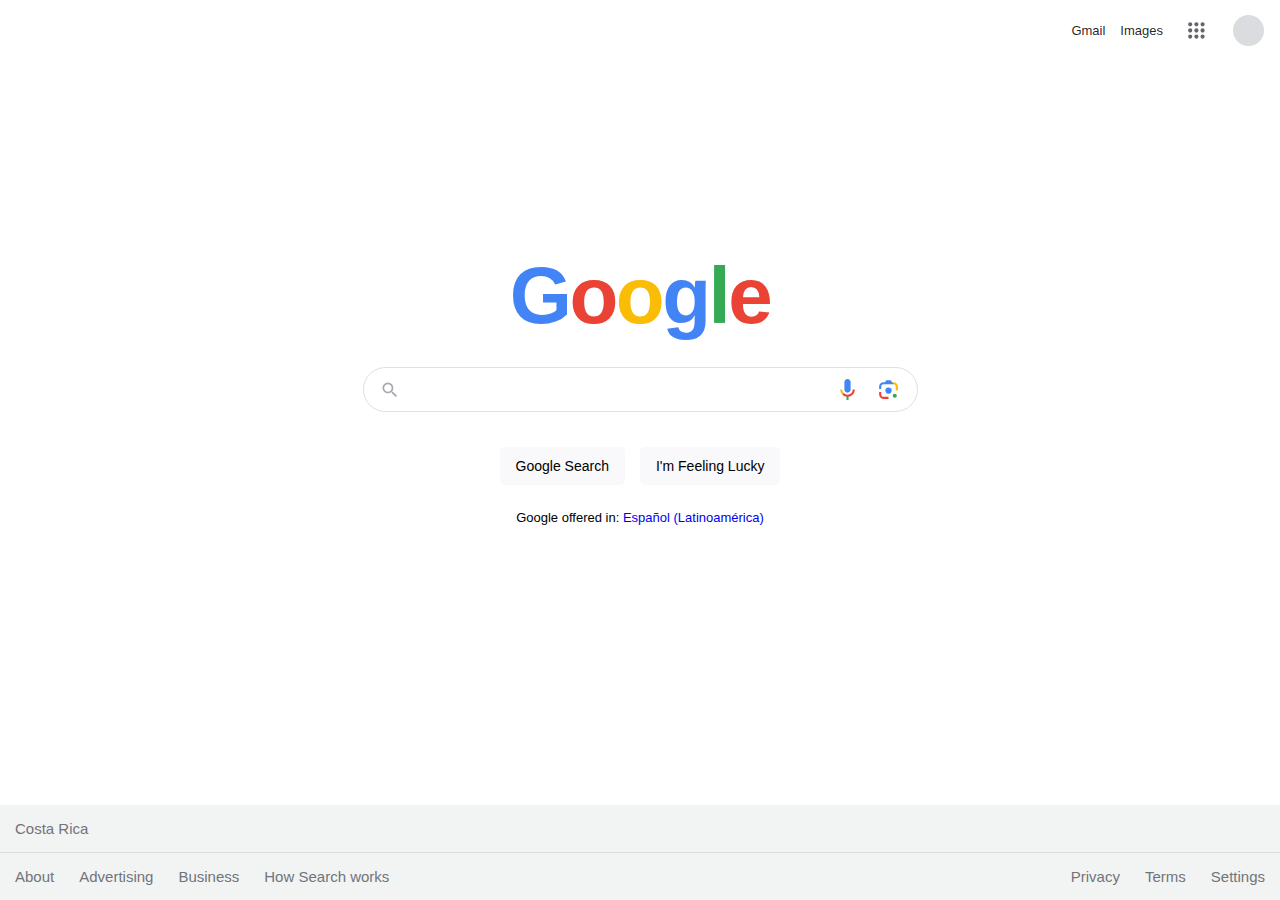
<file: google/index.html>
<!DOCTYPE html>
<html lang="en">

<head>
  <meta charset="UTF-8">
  <meta name="viewport" content="width=device-width, initial-scale=1.0">
  <title>Google</title>
  <link rel="stylesheet" href="styles.css">
</head>

<body>

  <header>
    <ul>
      <li>
        <a href="#">Gmail</a>
      </li>
      <li>
        <a href="#">Images</a>
      </li>
      <li>
        <button class="apps-button">
          <svg focusable="false" viewBox="0 0 24 24">
            <path
              d="M6,8c1.1,0 2,-0.9 2,-2s-0.9,-2 -2,-2 -2,0.9 -2,2 0.9,2 2,2zM12,20c1.1,0 2,-0.9 2,-2s-0.9,-2 -2,-2 -2,0.9 -2,2 0.9,2 2,2zM6,20c1.1,0 2,-0.9 2,-2s-0.9,-2 -2,-2 -2,0.9 -2,2 0.9,2 2,2zM6,14c1.1,0 2,-0.9 2,-2s-0.9,-2 -2,-2 -2,0.9 -2,2 0.9,2 2,2zM12,14c1.1,0 2,-0.9 2,-2s-0.9,-2 -2,-2 -2,0.9 -2,2 0.9,2 2,2zM16,6c0,1.1 0.9,2 2,2s2,-0.9 2,-2 -0.9,-2 -2,-2 -2,0.9 -2,2zM12,8c1.1,0 2,-0.9 2,-2s-0.9,-2 -2,-2 -2,0.9 -2,2 0.9,2 2,2zM18,14c1.1,0 2,-0.9 2,-2s-0.9,-2 -2,-2 -2,0.9 -2,2 0.9,2 2,2zM18,20c1.1,0 2,-0.9 2,-2s-0.9,-2 -2,-2 -2,0.9 -2,2 0.9,2 2,2z">
            </path>
          </svg>
        </button>
      </li>
      <li>
        <button class="user-avatar">
          <div>
          </div>
        </button>
      </li>
    </ul>
    </nav>
  </header>

  <main>
    <section>
      <div class="logo">
        <h1>
          <span class="logo-blue">G</span>
          <span class="logo-red">o</span>
          <span class="logo-yellow">o</span>
          <span class="logo-blue">g</span>
          <span class="logo-green">l</span>
          <span class="logo-red">e</span>
        </h1>
      </div>
      <search>
        <form>
          <div class="search-box">
            <span>
              <svg focusable="false" xmlns="http://www.w3.org/2000/svg" viewBox="0 0 24 24">
                <path
                  d="M15.5 14h-.79l-.28-.27A6.471 6.471 0 0 0 16 9.5 6.5 6.5 0 1 0 9.5 16c1.61 0 3.09-.59 4.23-1.57l.27.28v.79l5 4.99L20.49 19l-4.99-5zm-6 0C7.01 14 5 11.99 5 9.5S7.01 5 9.5 5 14 7.01 14 9.5 11.99 14 9.5 14z">
                </path>
              </svg>
            </span>
            <input type="search">
            <button>
              <svg focusable="false" viewBox="0 0 24 24" xmlns="http://www.w3.org/2000/svg">
                <path fill="#4285f4"
                  d="m12 15c1.66 0 3-1.31 3-2.97v-7.02c0-1.66-1.34-3.01-3-3.01s-3 1.34-3 3.01v7.02c0 1.66 1.34 2.97 3 2.97z">
                </path>
                <path fill="#34a853" d="m11 18.08h2v3.92h-2z"></path>
                <path fill="#fbbc05"
                  d="m7.05 16.87c-1.27-1.33-2.05-2.83-2.05-4.87h2c0 1.45 0.56 2.42 1.47 3.38v0.32l-1.15 1.18z"></path>
                <path fill="#ea4335"
                  d="m12 16.93a4.97 5.25 0 0 1 -3.54 -1.55l-1.41 1.49c1.26 1.34 3.02 2.13 4.95 2.13 3.87 0 6.99-2.92 6.99-7h-1.99c0 2.92-2.24 4.93-5 4.93z">
                </path>
              </svg>
            </button>
            <button>
              <svg focusable="false" viewBox="0 0 192 192" xmlns="http://www.w3.org/2000/svg">
                <rect fill="none" height="192" width="192"></rect>
                <g>
                  <circle fill="#34a853" cx="144.07" cy="144" r="16"></circle>
                  <circle fill="#4285f4" cx="96.07" cy="104" r="24"></circle>
                  <path fill="#ea4335"
                    d="M24,135.2c0,18.11,14.69,32.8,32.8,32.8H96v-16l-40.1-0.1c-8.8,0-15.9-8.19-15.9-17.9v-18H24V135.2z">
                  </path>
                  <path fill="#fbbc05"
                    d="M168,72.8c0-18.11-14.69-32.8-32.8-32.8H116l20,16c8.8,0,16,8.29,16,18v30h16V72.8z"></path>
                  <path fill="#4285f4"
                    d="M112,24l-32,0L68,40H56.8C38.69,40,24,54.69,24,72.8V92h16V74c0-9.71,7.2-18,16-18h80L112,24z">
                  </path>
                </g>
              </svg>
            </button>
          </div>
          <div class="search-button-container">
            <button class="search-button" type="submit">Google Search</button>
            <a class="search-button" href="#">I'm Feeling Lucky</a>
          </div>
        </form>
      </search>
      <aside>
        Google offered in: <a href="#">Español (Latinoamérica)</a>
      </aside>
    </section>
  </main>

  <footer>

    <section>
      <span>
        Costa Rica
      </span>
    </section>

    <nav>
      <ul>
        <li>
          <a href="#">About</a>
        </li>
        <li>
          <a href="#">Advertising</a>
        </li>
        <li>
          <a href="#">Business</a>
        </li>
        <li>
          <a href="#">How Search works</a>
        </li>
      </ul>

      <ul>
        <li>
          <a href="#">Privacy</a>
        </li>
        <li>
          <a href="#">Terms</a>
        </li>
        <li>
          <a href="#">Settings</a>
        </li>
      </ul>
    </nav>
  </footer>

</body>

</html>
</file>
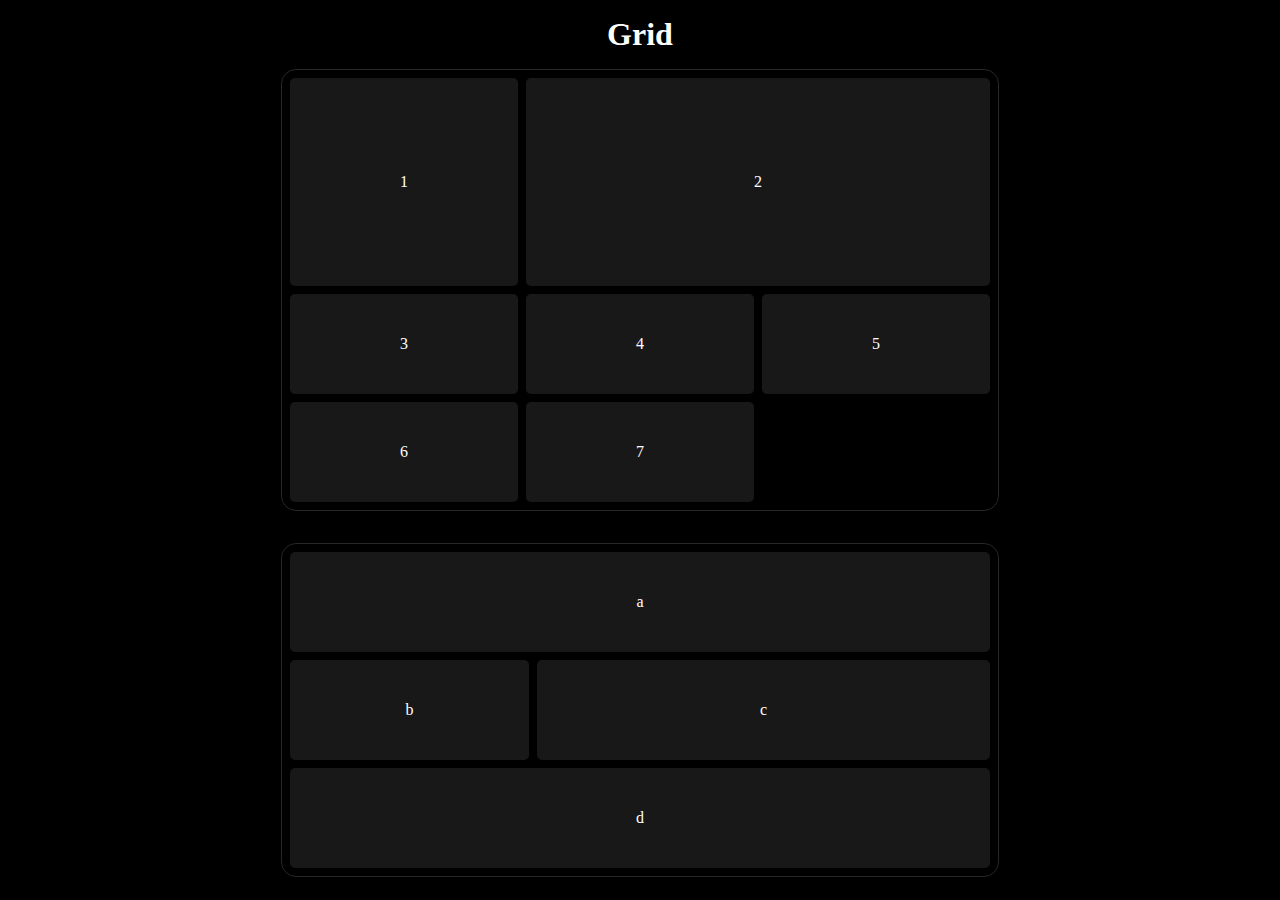
<file: grid/index.html>
<!DOCTYPE html>
<html lang="en">

<head>
  <meta charset="UTF-8">
  <meta name="viewport" content="width=device-width, initial-scale=1.0">
  <title>Document</title>
  <link rel="stylesheet" href="./style.css">
</head>

<body>
  <h1>Grid</h1>

  <section class="container section-1">
    <div>1</div>
    <div>2</div>
    <div>3</div>
    <div>4</div>
    <div>5</div>
    <div>6</div>
    <div>7</div>
  </section>

  <section class="container section-2">
    <div>a</div>
    <div>b</div>
    <div>c</div>
    <div>d</div>
  </section>
</body>

</html>
</file>
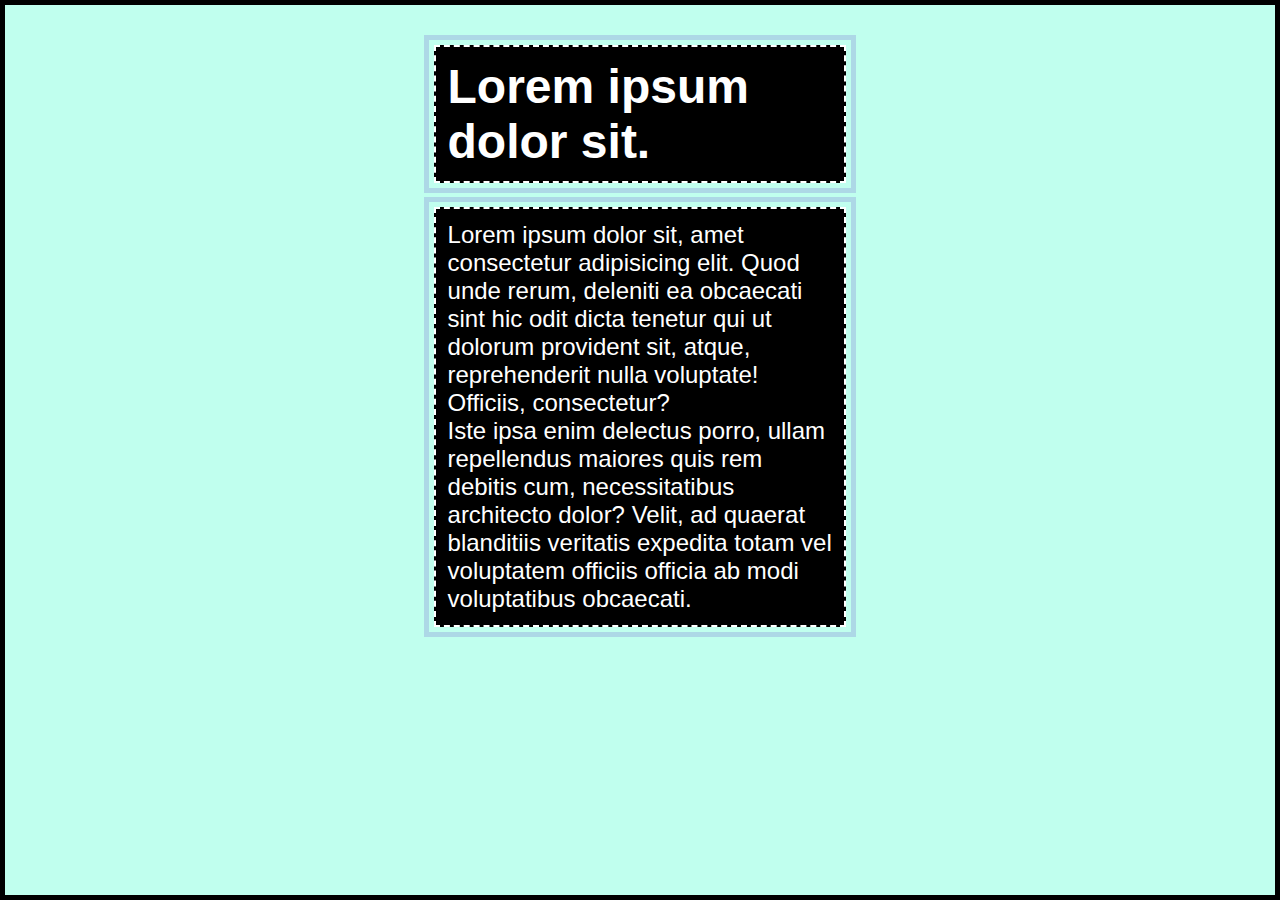
<file: responsive-layouts/01/index.html>
<!DOCTYPE html>
<html lang="en">

<head>
    <meta charset="UTF-8">
    <meta name="viewport" content="width=device-width, initial-scale=1.0">
    <title>Day 01</title>

    <link rel="stylesheet" href="style.css">
</head>

<body>
    <section class="">
        <header cl>
            <h1>Lorem ipsum dolor sit.</h1>
        </header>
        <main>
            <p>Lorem ipsum dolor sit, amet consectetur adipisicing elit. Quod unde rerum, deleniti ea obcaecati sint hic
                odit dicta tenetur qui ut dolorum provident sit, atque, reprehenderit nulla voluptate! Officiis,
                consectetur?</p>
            <p>Iste ipsa enim delectus porro, ullam repellendus maiores quis rem debitis cum, necessitatibus architecto
                dolor? Velit, ad quaerat blanditiis veritatis expedita totam vel voluptatem officiis officia ab modi
                voluptatibus obcaecati.</p>
            <!-- <p>Expedita cupiditate iure odit, delectus placeat optio magnam assumenda mollitia aspernatur at saepe nisi
                        commodi natus excepturi voluptate. Recusandae nisi dolorem, necessitatibus optio aliquam repellat.
                        Adipisci, incidunt. Consequuntur, natus nulla. Expedita cupiditate iure odit, delectus placeat optio
                        magnam assumenda mollitia aspernatur at saepe nisi
                        commodi natus excepturi voluptate. Recusandae nisi dolorem, necessitatibus optio aliquam repellat.
                        Adipisci, incidunt. Consequuntur, natus nulla. Expedita cupiditate iure odit, delectus placeat optio
                        magnam assumenda mollitia aspernatur at saepe nisi
                        commodi natus excepturi voluptate. Recusandae nisi dolorem, necessitatibus optio aliquam repellat.
                        Adipisci, incidunt. Consequuntur, natus nulla. Expedita cupiditate iure odit, delectus placeat optio
                        magnam assumenda mollitia aspernatur at saepe nisi
                        commodi natus excepturi voluptate. Recusandae nisi dolorem, necessitatibus optio aliquam repellat.
                        Adipisci, incidunt. Consequuntur, natus nulla. Expedita cupiditate iure odit, delectus placeat optio
                        magnam assumenda mollitia aspernatur at saepe nisi
                        commodi natus excepturi voluptate. Recusandae nisi dolorem, necessitatibus optio aliquam repellat.
                        Adipisci, incidunt. Consequuntur, natus nulla. Expedita cupiditate iure odit, delectus placeat optio
                        magnam assumenda mollitia aspernatur at saepe nisi
                        commodi natus excepturi voluptate. Recusandae nisi dolorem, necessitatibus optio aliquam repellat.
                        Adipisci, incidunt. Consequuntur, natus nulla. Expedita cupiditate iure odit, delectus placeat optio
                        magnam assumenda mollitia aspernatur at saepe nisi
                        commodi natus excepturi voluptate. Recusandae nisi dolorem, necessitatibus optio aliquam repellat.
                        Adipisci, incidunt. Consequuntur, natus nulla. Expedita cupiditate iure odit, delectus placeat optio
                        magnam assumenda mollitia aspernatur at saepe nisi
                        commodi natus excepturi voluptate. Recusandae nisi dolorem, necessitatibus optio aliquam repellat.
                        Adipisci, incidunt. Consequuntur, natus nulla. Expedita cupiditate iure odit, delectus placeat optio
                        magnam assumenda mollitia aspernatur at saepe nisi
                        commodi natus excepturi voluptate. Recusandae nisi dolorem, necessitatibus optio aliquam repellat.
                        Adipisci, incidunt. Consequuntur, natus nulla.</p>
                        <p>Accusantium minima iusto nobis fuga hic explicabo unde illum, perferendis et animi aperiam quaerat, eaque
                            deleniti alias blanditiis exercitationem commodi repudiandae ullam consequatur incidunt reiciendis
                            repellat officia laboriosam. Esse, modi.</p> -->
        </main>
    </section>
</body>

</html>
</file>
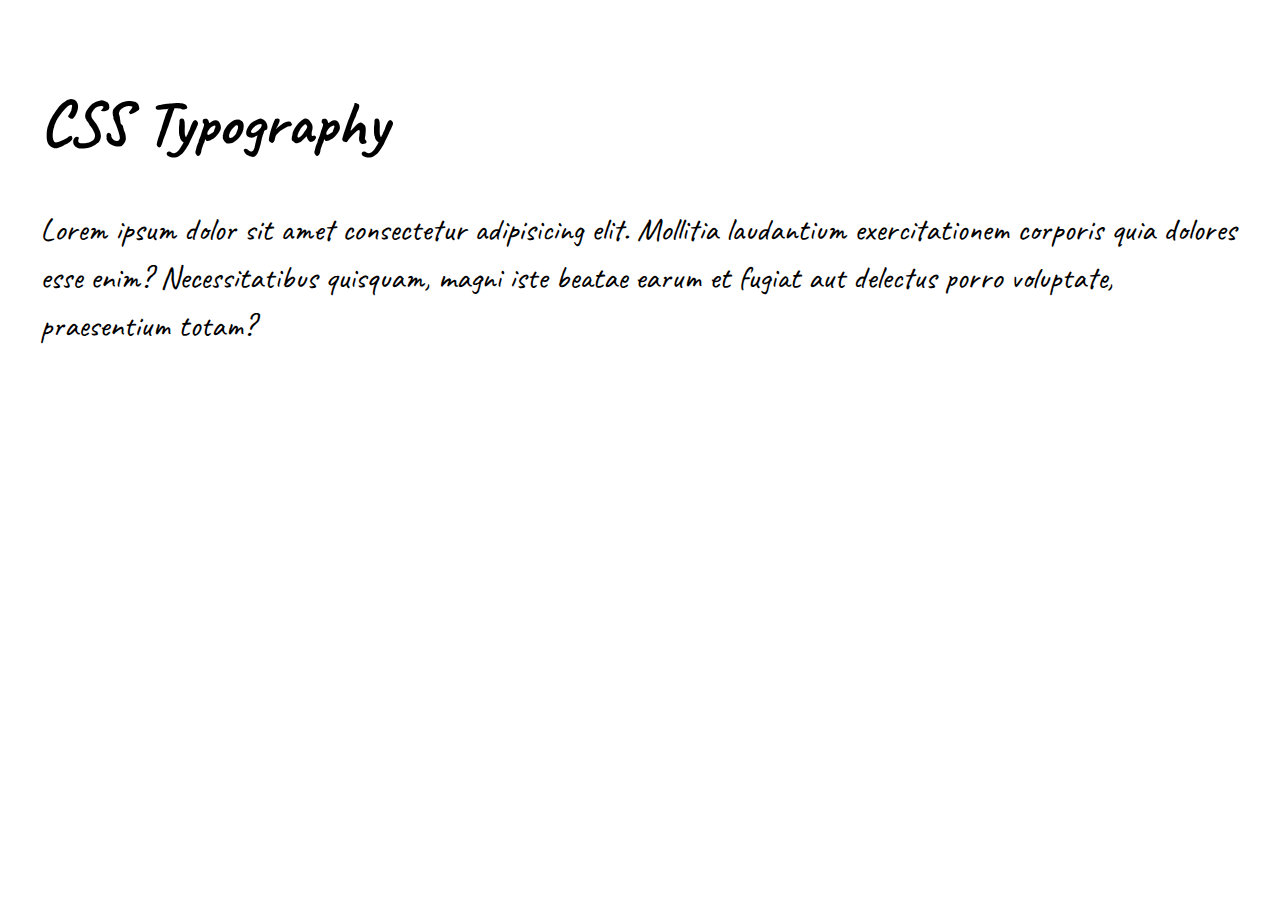
<file: responsive-layouts/02/index.html>
<!DOCTYPE html>
<html lang="en">

<head>
  <meta charset="UTF-8">
  <meta http-equiv="X-UA-Compatible" content="IE=edge">
  <meta name="viewport" content="width=device-width, initial-scale=1.0">
  <title>Document</title>
  <link rel="stylesheet" href="style.css">
</head>

<body>
  <header>
    <h1>CSS Typography</h1>
  </header>
  <main>
    <p>Lorem ipsum dolor sit amet consectetur adipisicing elit. Mollitia laudantium exercitationem corporis quia
      dolores esse enim? Necessitatibus quisquam, magni iste beatae earum et fugiat aut delectus porro voluptate,
      praesentium totam?</p>

    <!-- <form>
      <label for="name">Name:</label>
      <input id="name" type="text" placeholder="Your Name" />
      <button>Submit</button>
    </form> -->
  </main>
</body>

</html>
</file>
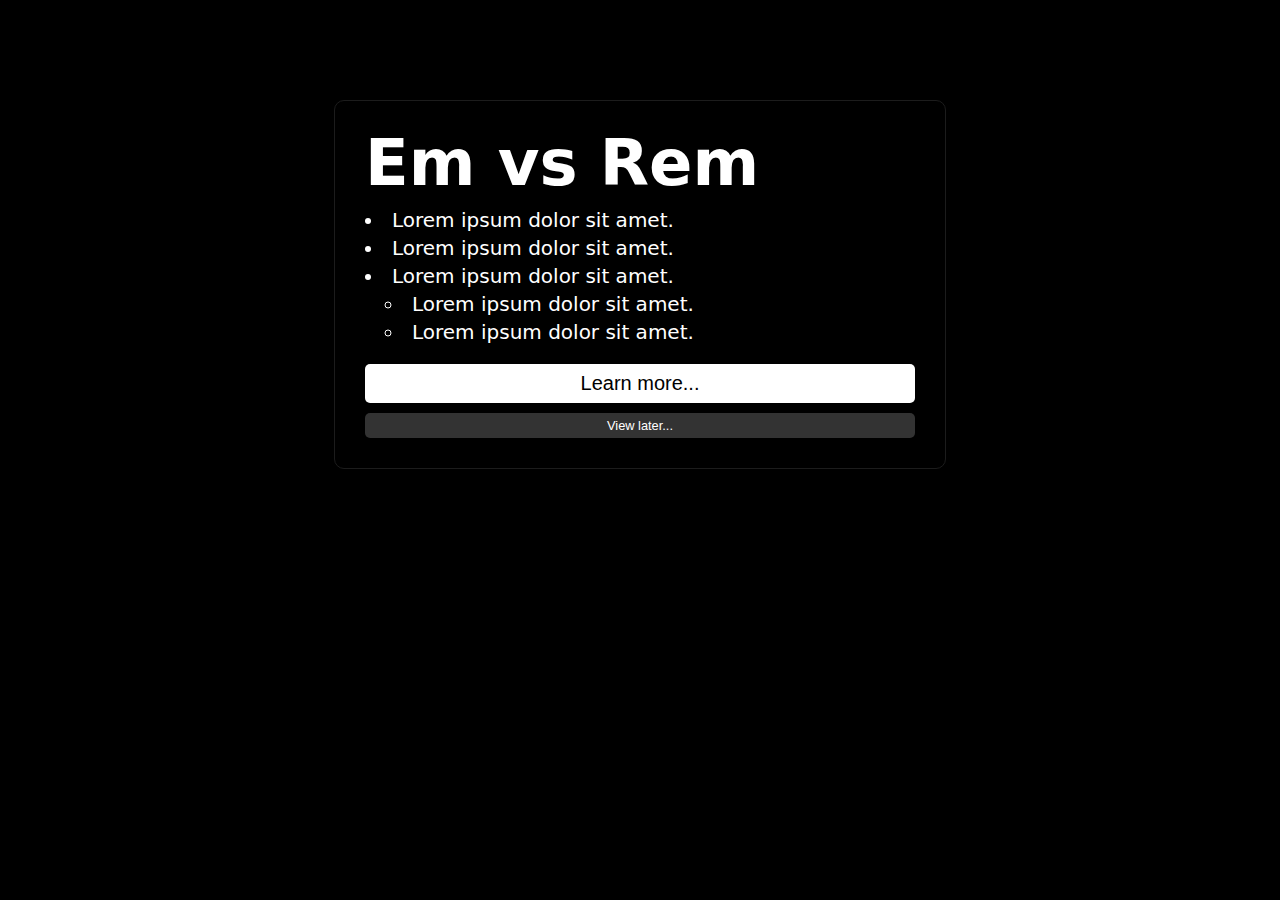
<file: responsive-layouts/03/index.html>
<!DOCTYPE html>
<html lang="en">

<head>
  <meta charset="UTF-8">
  <meta name="viewport" content="width=device-width, initial-scale=1.0">
  <title>😀</title>
  <link rel="stylesheet" href="styles.css">
</head>

<body>
  <section>

    <h1>Em vs Rem</h1>
    <ul>
      <li>Lorem ipsum dolor sit amet.</li>
      <li>Lorem ipsum dolor sit amet.</li>
      <li>Lorem ipsum dolor sit amet.</li>
      <ul>
        <li>
          Lorem ipsum dolor sit amet.
        </li>
        <li>
          Lorem ipsum dolor sit amet.
        </li>
      </ul>
    </ul>

    <button class="btn">
      Learn more...
    </button>
    <button class="btn btn-sm">
      View later...
    </button>

  </section>
</body>

</html>
</file>
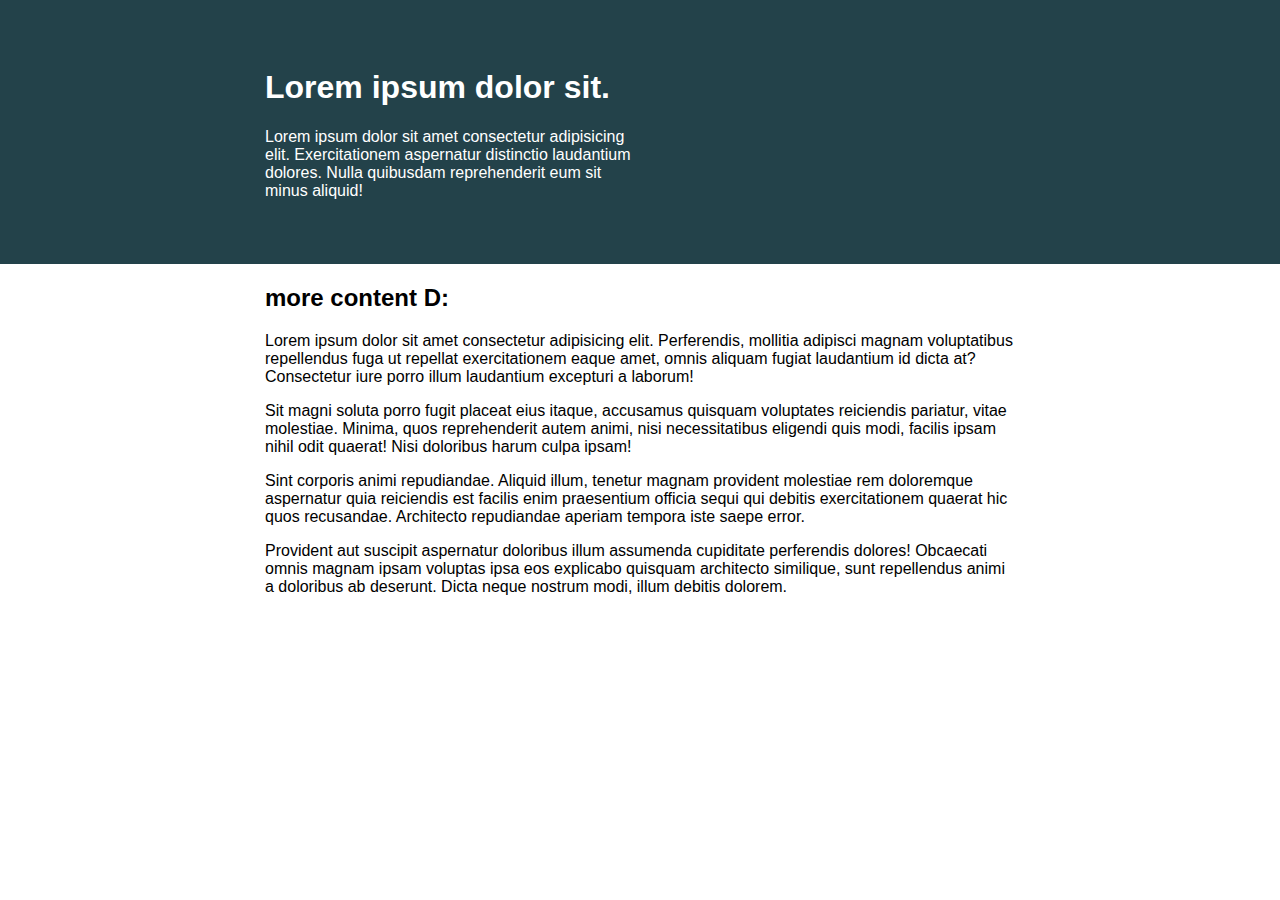
<file: responsive-layouts/04/index.html>
<!DOCTYPE html>
<html lang="en">

<head>
    <meta charset="UTF-8">
    <meta name="viewport" content="width=device-width, initial-scale=1.0">
    <title>😀</title>

    <link rel="stylesheet" href="style.css">
</head>

<body>

    <section class="intro">
        <div class="container">
            <div class="intro-content">
                <h1>Lorem ipsum dolor sit.</h1>
                <p>Lorem ipsum dolor sit amet consectetur adipisicing elit. Exercitationem aspernatur distinctio
                    laudantium
                    dolores. Nulla quibusdam reprehenderit eum sit minus aliquid!</p>
                </>
            </div>
        </div>
    </section>

    <section class="container">
        <h2>more content D:</h2>
        <p>Lorem ipsum dolor sit amet consectetur adipisicing elit. Perferendis, mollitia adipisci magnam
            voluptatibus
            repellendus fuga ut repellat exercitationem eaque amet, omnis aliquam fugiat laudantium id dicta at?
            Consectetur
            iure porro illum laudantium excepturi a laborum!</p>
        <p>Sit magni soluta porro fugit placeat eius itaque, accusamus quisquam voluptates reiciendis pariatur,
            vitae
            molestiae. Minima, quos reprehenderit autem animi, nisi necessitatibus eligendi quis modi, facilis ipsam
            nihil
            odit quaerat! Nisi doloribus harum culpa ipsam!</p>
        <p>Sint corporis animi repudiandae. Aliquid illum, tenetur magnam provident molestiae rem doloremque
            aspernatur
            quia
            reiciendis est facilis enim praesentium officia sequi qui debitis exercitationem quaerat hic quos
            recusandae.
            Architecto repudiandae aperiam tempora iste saepe error.</p>
        <p>Provident aut suscipit aspernatur doloribus illum assumenda cupiditate perferendis dolores! Obcaecati
            omnis
            magnam ipsam voluptas ipsa eos explicabo quisquam architecto similique, sunt repellendus animi a
            doloribus
            ab
            deserunt. Dicta neque nostrum modi, illum debitis dolorem.</p>
    </section>
</body>

</html>
</file>
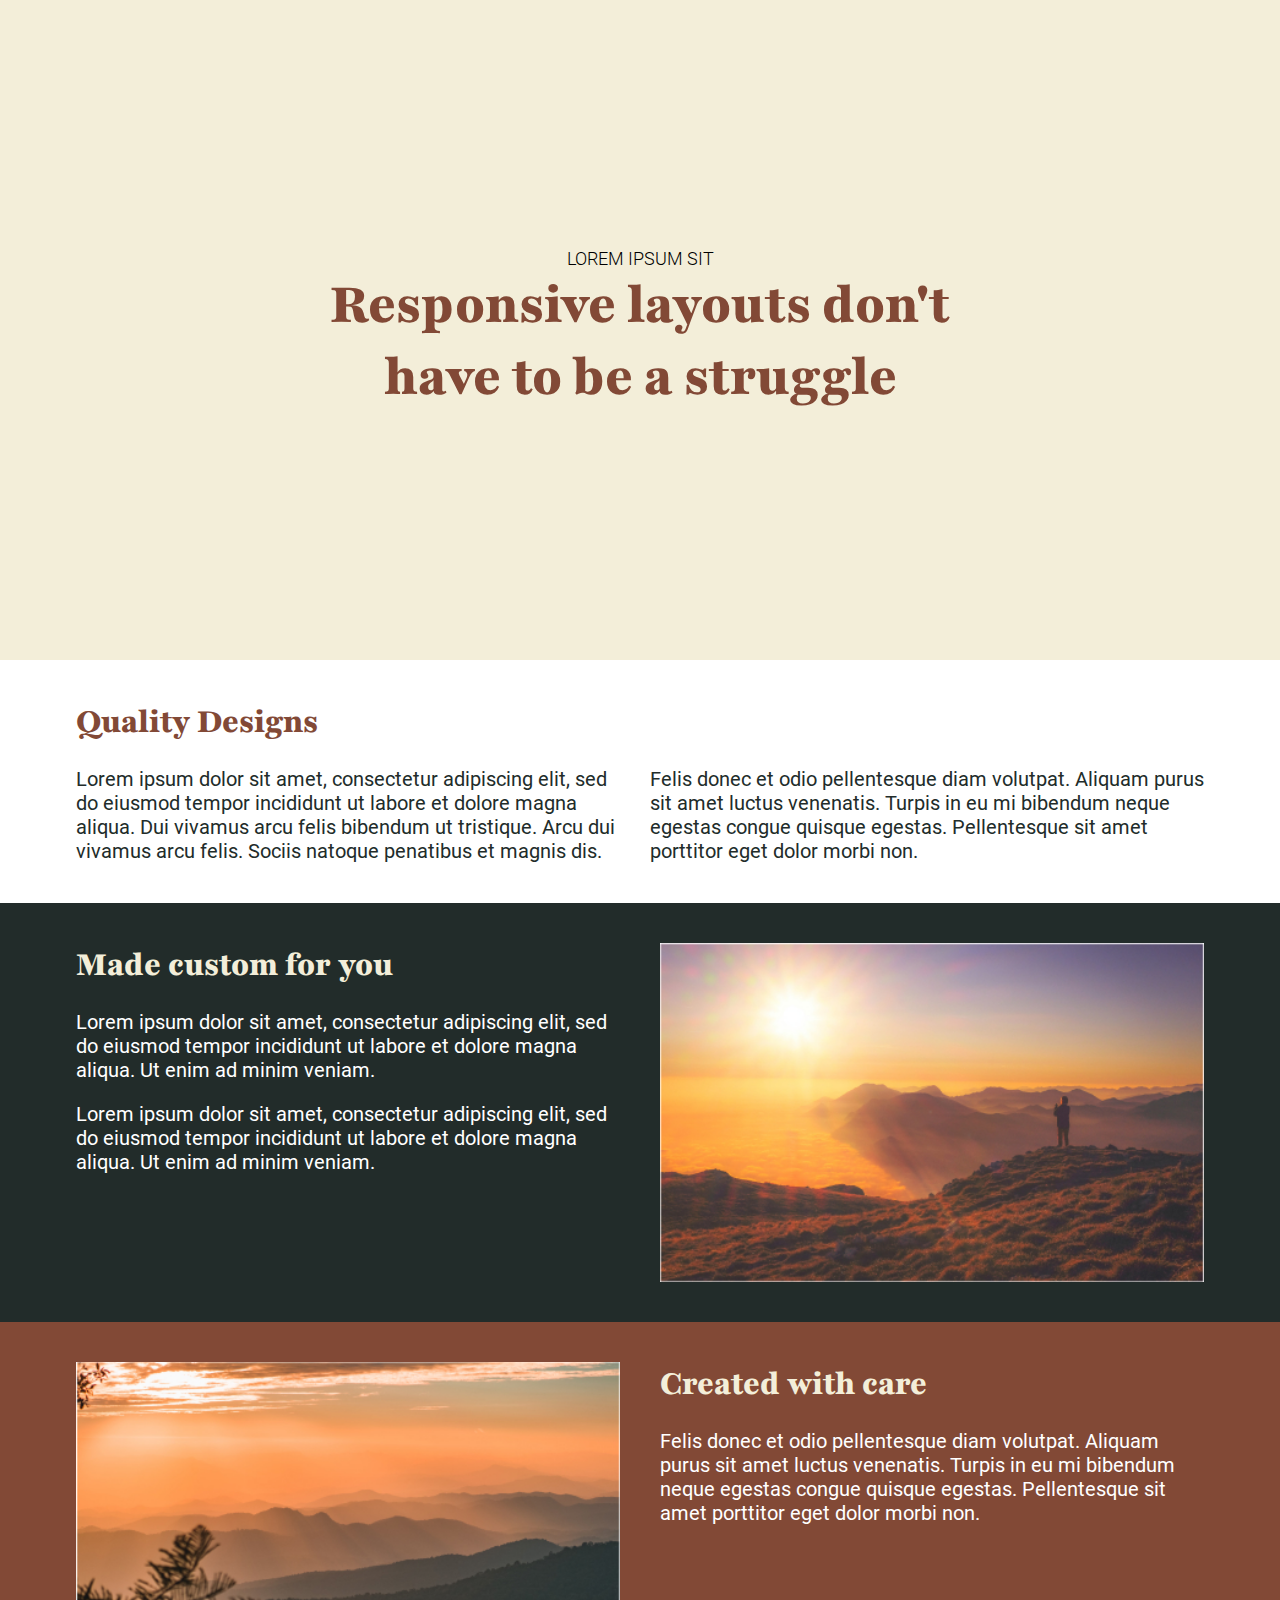
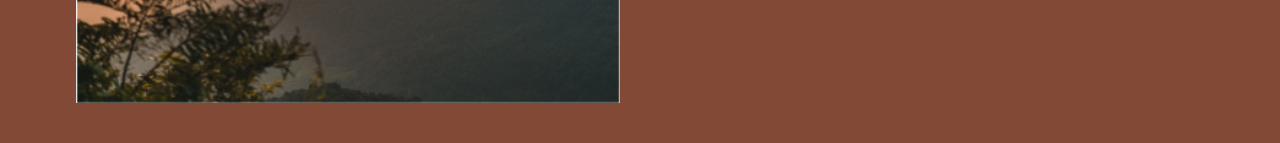
<file: responsive-layouts/06/index.html>
<!DOCTYPE html>
<html lang="en">

<head>
  <meta charset="UTF-8">
  <meta name="viewport" content="width=device-width, initial-scale=1.0">
  <title>Responsive layouts</title>
  <link rel="stylesheet" href="./styles.css">
</head>

<body>
  <header class="header">
    <!-- LANDING -->
    <section class="hero container padding-y-2">
      <span class="hero__subtitle">LOREM IPSUM SIT</span>
      <h1 class="hero__title">Responsive layouts don't have to be a struggle</h1>
    </section>
  </header>
  <main>

    <!-- SECTION 1 -->
    <section class="bg-color-white padding-y-2">
      <div class="container section">
        <div class="section__content">
          <h2 class="section__title">Quality Designs</h2>
          <div class="section__body">
            <p class="section__p">
              Lorem ipsum dolor sit amet, consectetur adipiscing elit,
              sed do eiusmod tempor incididunt ut labore et dolore
              magna aliqua. Dui vivamus arcu felis bibendum ut
              tristique. Arcu dui vivamus arcu felis. Sociis natoque
              penatibus et magnis dis.
            </p>
            <p class="section__p">
              Felis donec et odio pellentesque diam volutpat. Aliquam
              purus sit amet luctus venenatis. Turpis in eu mi
              bibendum neque egestas congue quisque egestas.
              Pellentesque sit amet porttitor eget dolor morbi non.
            </p>
          </div>
        </div>
      </div>
    </section>

    <!-- SECTION 2 -->
    <section class="bg-color-charleston-green padding-y-2">
      <div class="container section">
        <div class="section__content">
          <h2 class="section__title">Made custom for you</h2>
          <div class="section__body">
            <p class="section__p">Lorem ipsum dolor sit amet, consectetur adipiscing elit,
              sed do eiusmod tempor incididunt ut labore et dolore
              magna aliqua. Ut enim ad minim veniam.</p>
            <p class="section__p">Lorem ipsum dolor sit amet, consectetur adipiscing elit,
              sed do eiusmod tempor incididunt ut labore et dolore
              magna aliqua. Ut enim ad minim veniam.</p>
          </div>
        </div>
        <img class="section__img" src="./assets/images/image-01.jpg">
      </div>
    </section>

    <!-- SECTION 3 -->
    <section class="bg-color-bole padding-y-2">
      <div class="container section">
        <img class="section__img" src="./assets/images/image-02.jpg">
        <div class="section__content">
          <h2 class="section__title">Created with care</h2>
          <div class="section__body">
            <p class="section__p">Felis donec et odio pellentesque diam volutpat. Aliquam
              purus sit amet luctus venenatis. Turpis in eu mi
              bibendum neque egestas congue quisque egestas.
              Pellentesque sit amet porttitor eget dolor morbi non.</p>
          </div>
        </div>
      </div>
    </section>
  </main>

</body>

</html>
</file>
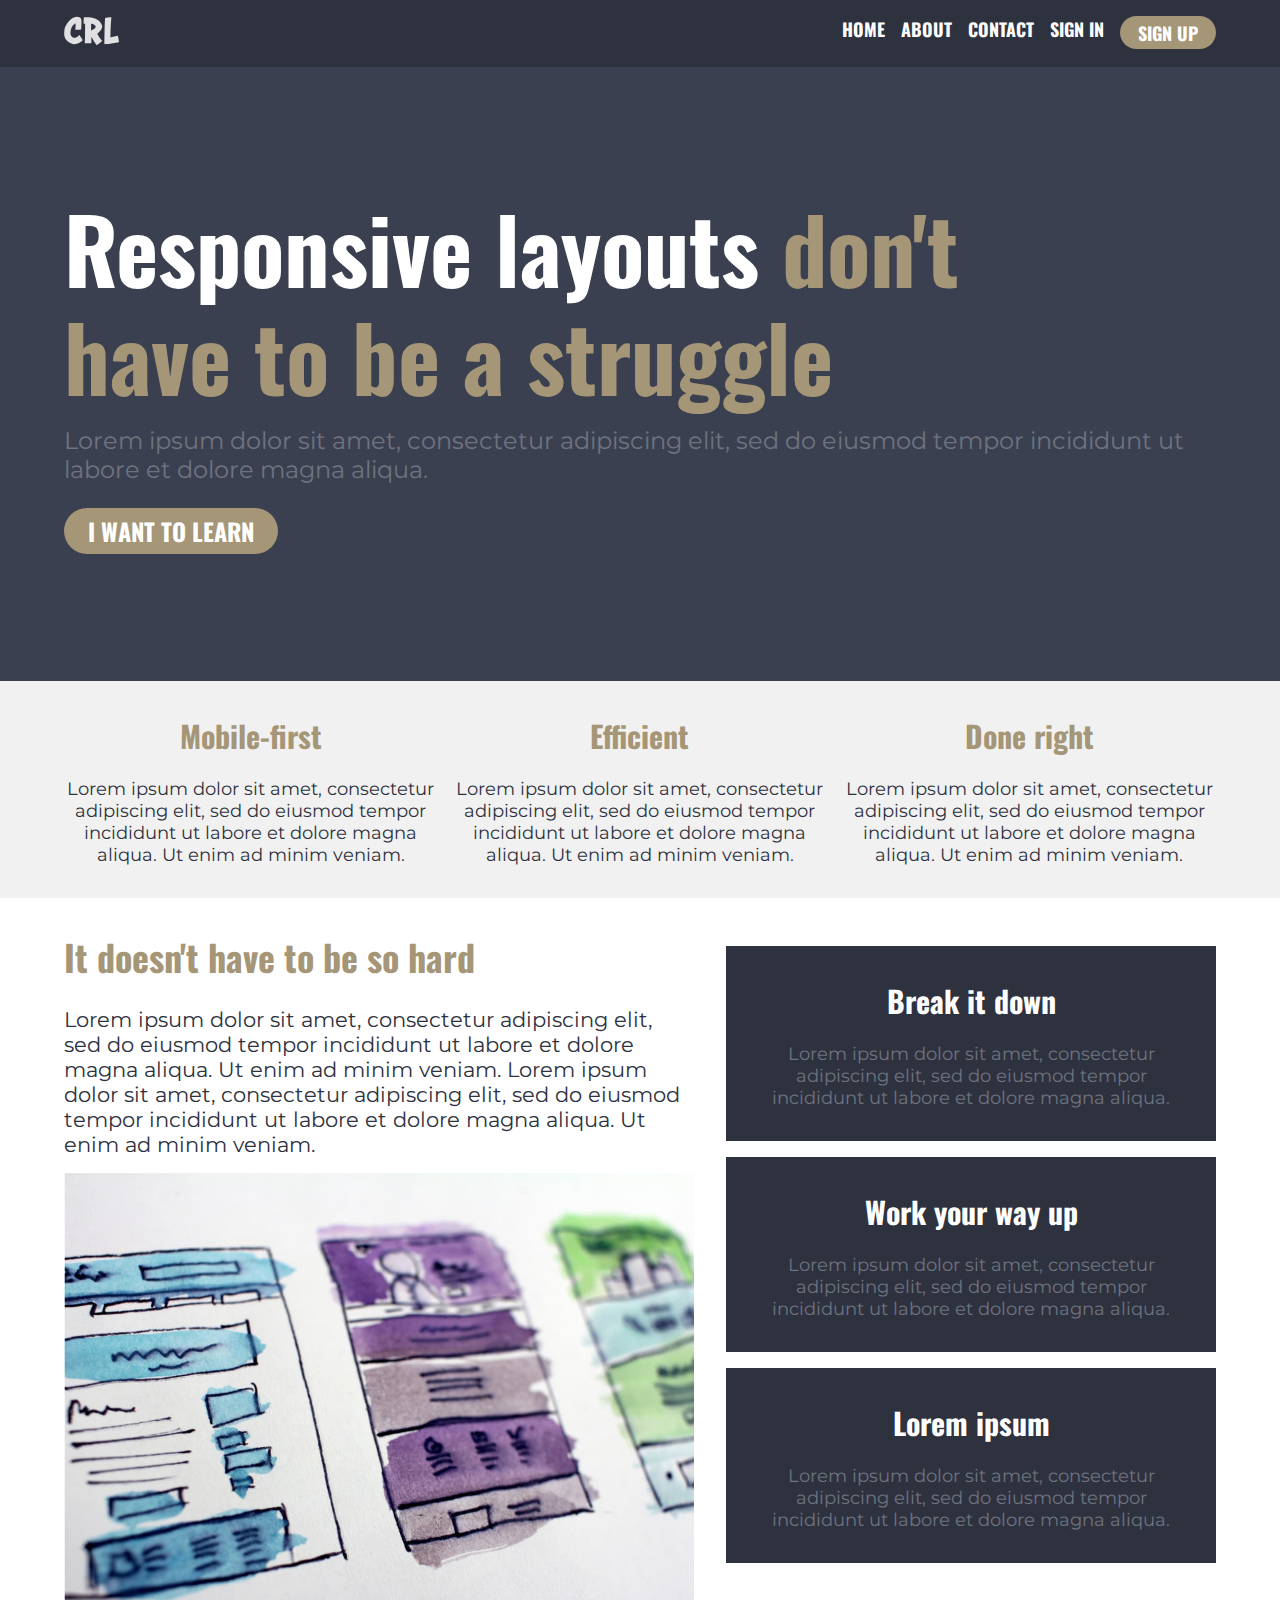
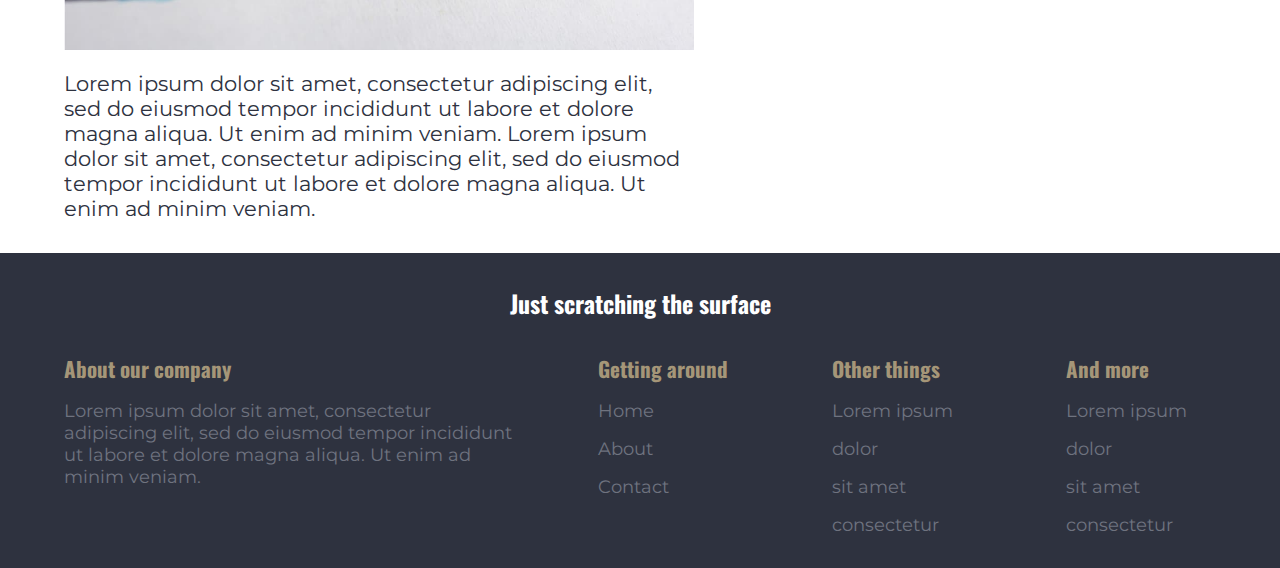
<file: responsive-layouts/07/index.html>
<!DOCTYPE html>
<html lang="en">

<head>
  <meta charset="UTF-8">
  <meta name="viewport" content="width=device-width, initial-scale=1.0">
  <title>Conquering responsive layouts</title>
  <link rel="stylesheet" href="./style.css">
</head>

<body>
  <!-- Header -->
  <header class="bg-blue-100 color-white padding-y-1 font-oswald font-sm">
    <div class="container header">
      <!-- Logo -->
      <div class="header__actions">
        <a class="logo" href="#">
          <svg width="55" height="30" viewBox="0 0 55 30" fill="none" xmlns="http://www.w3.org/2000/svg">
            <path
              d="M11.4621 11.9515C11.4224 12.15 11.343 13.4992 11.343 13.777C11.6208 13.8167 12.0574 13.8167 12.5336 13.8167C13.8034 13.8167 15.4702 13.7373 17.0575 13.6183C17.256 12.8643 17.2956 11.3563 17.3353 10.5229C17.4941 9.17367 17.4544 6.83231 17.4941 5.80052C17.4941 3.73696 17.256 2.50675 15.9861 1.59402C15.0337 0.959074 14.0019 0.641602 12.9304 0.641602C10.9065 0.641602 8.80326 1.67339 7.49369 2.70517C4.75549 4.96716 2.57287 7.66567 1.14425 11.0785C0.231516 13.2214 0.191832 17.0311 0.231516 18.6978C0.310884 20.2058 0.866461 21.9519 1.77919 23.2218C2.81098 24.6504 3.88245 25.6425 5.39044 26.5949C6.73969 27.4283 8.24769 28.1426 9.79536 28.222C11.5018 28.341 13.486 27.7458 14.8749 27.0315C16.6607 26.1584 17.6528 25.3647 18.6846 24.2933C17.7719 22.4678 16.1051 20.0074 15.3908 19.0947C14.2797 20.1661 13.2876 20.9598 12.0177 21.436C11.3827 21.6344 10.6287 21.7932 9.91442 21.7138C8.68421 21.6344 7.53338 20.563 6.9778 19.5709C6.58096 18.8169 6.46191 17.7454 6.46191 16.8724C6.46191 16.1581 6.54127 15.4834 6.58096 15.166C6.81906 13.777 7.29527 11.9119 8.00958 10.642C8.80326 9.41177 10.589 7.78473 11.5018 7.30852C11.5018 7.30852 11.6208 8.06251 11.6208 9.3324C11.6208 10.0467 11.5811 10.9198 11.4621 11.9515Z"
              fill="white" fill-opacity="0.85" />
            <path
              d="M35.4793 21.3963C34.9634 20.682 33.6538 18.301 33.257 17.666C35.4396 15.9199 36.4317 14.8088 37.4635 12.9833C37.9794 12.1897 38.1381 11.3563 38.1381 10.5626C38.1381 8.89588 37.2254 7.42757 36.5904 6.63389C35.8761 5.68147 35.3206 4.64969 31.5903 2.74485C29.6061 1.75275 27.5028 1.23686 24.8043 1.15749C24.1297 1.15749 22.9391 1.15749 22.4233 1.15749C21.2327 1.15749 21.3121 1.19718 19.8835 1.23686C19.566 3.49885 19.6057 5.64179 19.6454 7.74504C19.6454 7.74504 20.5978 7.62599 21.074 7.74504C21.2327 9.61019 21.0343 17.2295 21.0343 19.0947C21.1137 20.4042 20.7168 26.6743 20.7962 27.3489C22.9788 27.3886 25.2805 27.3886 27.3838 27.2299C27.3838 25.2854 27.3441 22.9043 27.3441 20.8408C28.2568 22.3488 29.5267 24.8489 30.9156 26.714C31.3125 27.2696 32.0268 28.4204 32.8205 29.1744C33.8522 28.6982 36.1936 26.9124 38.2175 24.8092C37.4635 24.0155 36.1936 22.3488 35.4793 21.3963ZM27.1456 14.6104C26.9869 12.3881 27.1456 9.72924 27.1456 7.70536C27.4631 7.74504 27.7012 7.78473 27.8996 7.82441C29.2886 8.06251 30.3601 8.89588 31.3125 9.84829C33.0586 11.6738 28.5743 14.2532 27.1456 14.6104Z"
              fill="white" fill-opacity="0.85" />
            <path
              d="M53.7302 19.8487C52.2222 20.1661 50.7539 20.6027 49.2459 20.8408C48.2935 20.9995 47.3411 21.2376 46.4284 21.3963C46.4284 16.2771 46.5474 11.396 46.9442 6.47515C47.103 4.76874 47.3014 3.06233 47.3808 1.35591C45.0394 1.3956 42.2615 1.75275 41.071 1.91149C40.952 5.04653 40.6345 7.90378 40.6345 10.761C40.6345 14.7294 40.3964 18.6581 40.3964 22.5869C40.3964 24.5314 40.2773 26.3172 40.4361 28.222C41.3091 28.1823 42.1822 28.1029 43.0949 28.0236C44.087 27.9442 45.0394 27.8252 46.0712 27.7061C48.0157 27.468 49.8809 27.0315 51.7857 26.714C52.8175 26.5553 53.9683 26.4362 55.0001 26.1584C54.6826 23.0234 54.0477 20.8408 53.7302 19.8487Z"
              fill="white" fill-opacity="0.85" />
          </svg>
        </a>
        <button id="menu" class="menu">
          <svg class="menu__icon" width="40" height="40" xmlns="http://www.w3.org/2000/svg" fill="none"
            viewBox="0 0 24 24" stroke-width="1.5" stroke="currentColor">
            <path stroke-linecap="round" stroke-linejoin="round" d="M3.75 6.75h16.5M3.75 12h16.5m-16.5 5.25h16.5" />
          </svg>
        </button>
      </div>
      <!-- Nav -->
      <nav id="header-nav" class="nav header__nav">
        <ul class="nav__list">
          <li class="nav__item"><a class="nav__link" href="#">HOME</a></li>
          <li class="nav__item"><a class="nav__link" href="#">ABOUT</a></li>
          <li class="nav__item"><a class="nav__link" href="#">CONTACT</a></li>
        </ul>
        <ul class="nav__list">
          <li class="nav__item"><a class="nav__link" href="#">SIGN IN</a></li>
          <li class="nav__item"><a class="nav__link btn bg-golden color-white" href="#">SIGN UP</a></li>
        </ul>
      </nav>
    </div>
  </header>

  <main class="main">
    <!-- HERO -->
    <section class="bg-blue-200 color-blue-300 padding-y-2">
      <div class="container hero">
        <div class="hero__intro">
          <h1 class="hero__title color-white">Responsive layouts
            <span class="color-golden">don't have to be a
              struggle</span>
          </h1>
        </div>
        <div class="hero__content font-lg">
          <p class="hero__description font-montserrat">
            Lorem ipsum dolor sit amet, consectetur
            adipiscing elit, sed do eiusmod tempor
            incididunt ut labore et dolore magna aliqua.
          </p>
          <a class="btn bg-golden color-white font-oswald" href="#">I want to learn</a>
        </div>
    </section>

    <!-- SECTION 1 -->
    <section class="section-1 bg-gray color-blue-100 padding-y-2 font-montserrat font-sm">
      <ul class="list container">
        <li class="list__item">
          <h2 class="list__title color-golden font-oswald font-xl">Mobile-first</h2>
          <p class="list__description">Lorem ipsum dolor sit amet,
            consectetur adipiscing elit, sed do
            eiusmod tempor incididunt ut
            labore et dolore magna aliqua. Ut
            enim ad minim veniam.</p>
        </li>
        <li class="list__item">
          <h2 class="list__title color-golden font-oswald font-xl">Efficient</h2>
          <p class="list__description">Lorem ipsum dolor sit amet,
            consectetur adipiscing elit, sed do
            eiusmod tempor incididunt ut
            labore et dolore magna aliqua. Ut
            enim ad minim veniam.</p>
        </li>
        <li class="list__item">
          <h2 class="list__title color-golden font-oswald font-xl">Done right</h2>
          <p class="list__description">Lorem ipsum dolor sit amet,
            consectetur adipiscing elit, sed do
            eiusmod tempor incididunt ut
            labore et dolore magna aliqua. Ut
            enim ad minim veniam.</p>
        </li>
      </ul>
      </div>

    </section>

    <!-- SECTION 2 -->
    <section class="bg-white padding-y-2 font-montserrat font-md">
      <div class="container section-2">

        <div class="section-2__content color-blue-100">
          <h2 class="section-2__title color-golden font-oswald font-2xl">It doesn't have to be so hard</h2>
          <p class="section-2__description">Lorem ipsum dolor sit amet, consectetur adipiscing elit, sed do
            eiusmod tempor incididunt ut labore et dolore magna aliqua. Ut
            enim ad minim veniam. Lorem ipsum dolor sit amet, consectetur
            adipiscing elit, sed do eiusmod tempor incididunt ut labore et
            dolore magna aliqua. Ut enim ad minim veniam.</p>

          <img class="section-2__img" src="./assets/images/the-image.jpg" alt="wireframe design" />

          <p class="section-2__description">Lorem ipsum dolor sit amet, consectetur adipiscing elit, sed do
            eiusmod tempor incididunt ut labore et dolore magna aliqua. Ut
            enim ad minim veniam. Lorem ipsum dolor sit amet, consectetur
            adipiscing elit, sed do eiusmod tempor incididunt ut labore et
            dolore magna aliqua. Ut enim ad minim veniam.</p>
        </div>

        <aside class="section-2__aside color-blue-300 font-sm padding-y-1">
          <ul class="list">
            <li class="list__item bg-blue-100 padding-y-2">
              <div class="container">
                <h3 class="list__title color-white font-oswald font-xl">Break it down</h3>
                <p class="list__description">Lorem ipsum dolor sit amet,
                  consectetur adipiscing elit, sed do
                  eiusmod tempor incididunt ut
                  labore et dolore magna aliqua.</p>
              </div>
            </li>
            <li class="list__item bg-blue-100 padding-y-2">
              <div class="container">
                <h3 class="list__title color-white font-oswald font-xl">Work your way up</h3>
                <p class="list__description">Lorem ipsum dolor sit amet,
                  consectetur adipiscing elit, sed do
                  eiusmod tempor incididunt ut
                  labore et dolore magna aliqua.</p>
              </div>
            </li>
            <li class="list__item bg-blue-100 padding-y-2">
              <div class="container">
                <h3 class="list__title color-white font-oswald font-xl">Lorem ipsum</h3>
                <p class="list__description">Lorem ipsum dolor sit amet,
                  consectetur adipiscing elit, sed do
                  eiusmod tempor incididunt ut
                  labore et dolore magna aliqua.</p>
              </div>
            </li>
          </ul>
        </aside>
      </div>

    </section>
  </main>
  <!-- FOOTER -->
  <footer class="footer bg-blue-100 padding-y-2">
    <div class="container">

      <h2 class="footer__title color-white font-oswald font-lg">Just scratching the surface</h2>

      <ul class="footer__list color-blue-300 font-montserrat font-sm">
        <li class="footer__item footer__about">
          <h3 class="footer__list-title color-golden font-oswald font-md">About our company</h3>
          <p>Lorem ipsum dolor sit amet, consectetur adipiscing
            elit, sed do eiusmod tempor incididunt ut labore et
            dolore magna aliqua. Ut enim ad minim veniam.</p>
        </li>
        <li class="footer__item">
          <h3 class="footer__list-title color-golden font-oswald font-md">Getting around</h3>
          <nav class="nav">
            <ul class="nav__list footer__nav-list">
              <li class="nav__item"><a class="nav__link" href="#">Home</a></li>
              <li class="nav__item"><a class="nav__link" href="#">About</a></li>
              <li class="nav__item"><a class="nav__link" href="#">Contact</a></li>
            </ul>
          </nav>
        </li>

        <li class="footer__item">
          <h3 class="footer__list-title color-golden font-oswald font-md">Other things</h3>
          <nav class="nav">
            <ul class="nav__list footer__nav-list">
              <li class="nav__item"><a class="nav__link" href="#">Lorem ipsum</a></li>
              <li class="nav__item"><a class="nav__link" href="#">dolor</a></li>
              <li class="nav__item"><a class="nav__link" href="#">sit amet</a></li>
              <li class="nav__item"><a class="nav__link" href="#">consectetur</a></li>
            </ul>
          </nav>
        </li>

        <li class="footer__item">
          <h3 class="footer__list-title color-golden font-oswald font-md">And more</h3>
          <nav class="nav">
            <ul class="nav__list footer__nav-list">
              <li class="nav__item"><a class="nav__link" href="#">Lorem ipsum</a></li>
              <li class="nav__item"><a class="nav__link" href="#">dolor</a></li>
              <li class="nav__item"><a class="nav__link" href="#">sit amet</a></li>
              <li class="nav__item"><a class="nav__link" href="#">consectetur</a></li>
            </ul>
          </nav>
        </li>
      </ul>
    </div>
  </footer>

  <script type="module" src="./main.js"></script>
</body>

</html>
</file>
<file: google/styles.css>
* {
  margin: 0;
  padding: 0;
  box-sizing: border-box;
}


html, body {
   height: 100%;
   width: 100%;
}

body {
  background-color: #ffffff;
  display: flex;
  flex-direction: column;
  font-family: Arial, sans-serif;
}

a {
  text-decoration: none;
}

ul {
  list-style-type: none;
}

/* header */

header {
  height: 60px;
  padding: 6px;
  display: flex;
  align-items: center;
  justify-content: end;
}

header ul {
  flex: 1;
  display: flex;
  gap: 15px;
  padding: 0 7px;
  justify-content: end;
  align-items: center;
}

header ul a:hover {
  text-decoration: underline;
}

header a {
  color: rgba(0,0,0,.87);
  font-size: 13px;
}

header button {
  border: none;
  border-radius: 100%;
  background-color: transparent;
  
  display: flex;
  justify-content: center;
  align-items: center;

  padding: 3px;
  height: 37px;
  width: 37px;

  cursor: pointer;
}

.apps-button svg {
  height: 80%;
  width: 80%;
  display: flex;
}

.apps-button path {
  fill: #63666d;
}

header button:hover {
  background-color: #f0f0f0;
}

.user-avatar div {
  height: 100%;
  width: 100%;
  border-radius: 100%;
  background-color: #dadce0;
}

/* main */

main {
  flex: auto;
  padding: 15px;
}

main section {
  display: flex;
  flex-direction: column;
  justify-content: center;
  align-items: center;

  gap: 25px;
  
  min-height: 275px;
  height: calc(100% - 60px - 15px - 15px);
}

/* logo */

.logo h1 {
  display: flex;
  font-size: 80px;
  cursor: default;
  letter-spacing: -2.5px;
}

.logo-blue {
  color: #4284f5;
}

.logo-red {
  color: #ea4335;
}

.logo-yellow {
  color: #fbbc05;
}

.logo-green {
  color: #35a953;
}

/* search */

search {
  width: 100%;
}

search form {
  display: flex;
  flex-direction: column;
  gap: 35px;
  align-items: center;
  width: 100%;
}

.search-box {
  display: flex;
  align-items: center;

  border: 1px solid #dee0e5;
  border-radius: 25px;

  height: 45px;

  width: 66%;
  min-width: 250px;
  max-width: 555px;

  padding: 8px;
}

.search-box input {
  flex: auto;
  background-color: transparent;
  height: 100%;
  border: none;
  color: #000000;
  font-size: 16px;
}

.search-box input::-webkit-search-cancel-button {

}

/* search icon */

.search-box span {
  width: 20px;
  height: 20px;
  margin: 8px;
}
.search-box span svg path {
  fill: #a5a9ae;
}

/* search type icons */

.search-box button {
  margin: 8px;
  width: 25px;
  height: 25px;
  border: none;
  background-color: transparent;

  cursor: pointer;
}

.search-box input:focus {
  outline: none;
}

.search-button-container {
  display: flex;
  gap: 15px
}

.search-button {
  background-color: #f9f8fa;
  padding: 10px 15px;
  border: none;
  border-radius: 5px;
  color: #000000;
  cursor: pointer;

  border: 1px solid transparent;

  font-size: 14px;
}

.search-button:hover {
  border: 1px solid #dadce0;
  box-shadow: 0 1px 1px rgba(0,0,0,.1);
}

main section aside {
  font-size: small;
}

/* footer */

footer {
  font-size: 15px;
}

footer section {
  border-bottom: 1px solid #dadce0;
}

footer nav {
  display: flex;
  flex-wrap: wrap;
  gap: 25px;
  justify-content: center;
  flex: auto;

}

footer nav ul {
  display: flex;
  gap: 25px;
  flex-wrap: wrap; 
  justify-content: center;
  align-items: center;
}

footer nav ul:first-child {
  margin-right: auto;
}

footer section, footer a {
  color: #70757a;
}

footer section, footer nav {
  background-color: #f2f3f3;
  display: flex;
  align-items: center;
  padding: 15px;
}
</file>
<file: grid/style.css>
* {
  margin: 0;
  padding: 0;
  box-sizing: border-box;
}

body {
  color: #ffffff;
  background-color: #000000;
  max-width: 750px;
  margin: 0 auto;
  padding: 1rem;
}

h1 {
  text-align: center;
  margin-bottom: 1rem;
}

.container {
  padding: .5rem;
  border: 1px solid #272727;
  border-radius: 15px;
}

.container div {
  display: flex;
  align-items: center;
  justify-content: center;

  border-radius: 5px;
  background-color: #181818;
  padding: .5rem;
}

.section-1 {
  margin-bottom: 2em;
  display: grid;
  /* grid-template-columns: 100px repeat(2, 1fr); */
  /* grid-template-rows: 100px 50px 34px 100px; */
  /* grid-template-columns: minmax(100px, 1fr) 1fr 1fr; */
  grid-template-columns: repeat(auto-fill, minmax(200px, 1fr));
  grid-auto-rows: 100px;

  gap: .5rem;
}

.section-1 div:first-child {
  /* grid-column-start: 1;
  grid-column-end: 2;
  grid-row-start: 1;
  grid-row-end: 3; */
  grid-column-start: span 1;
  grid-row-start: span 2;
}

.section-1 div:nth-child(2) {
  /* grid-column-start: span 2;
  grid-row-start: span 1; */
  grid-column: 2 / 4;
  grid-row: 1 / 3;
}


/* GRID AREA */

.section-2 {
  display: grid;
  /* grid-template-columns: 1fr 1fr 1fr; */
  /* grid-template-rows: repeat(3, minmax(100px, 1fr)); */
  grid-auto-rows: 100px;
  grid-template-areas: 
    "a a a"
    "b c c"
    "d d d";
  gap: .5rem;
}

.section-2 div:first-child {
  grid-area: a;
  /* grid-column: 1 / -1; */
}

.section-2 div:nth-child(2) {
  grid-area: b;
}

.section-2 div:nth-child(3) {
  grid-area: c;
  /* grid-column: span 2; */
}

.section-2 div:nth-child(4) {
  grid-area: d;
  /* grid-column: 1 / -1; */
}
</file>
<file: responsive-layouts/01/style.css>
/*
- avoid heights
- avoid using fixed widths
- the most of the time you don't even need to set a width on a child
- do not use absolute values for typography
- you may use em for paddings and margins to keep thouse relate to the font size element
- you may use ch for limit the number of character that a line paragraph shoud have. 
- do not change the font size on the html or root element
- avoid using 100vw
*/

* {
  box-sizing: border-box;
  margin: 0;
  padding: 0;
}

body {
  margin: 0;
  font-family: sans-serif;

  border: 5px solid #000000;
  background: #C0FFEE;
  /* font-size: 16px; */

  color: #000000;

  min-height: 100vh;

}

header,
main {
  font-size: 1.5rem;

  padding: .5em;
  margin: 1em 0;

  border: 2px dashed #ffffff;
  background-color: #000000;
  outline: 5px solid lightblue;
  outline-offset: 5px;
}

section {
  color: #ffffff;
  margin: 0 auto;
  max-width: 50ch;
  padding: 1em;
}
</file>
<file: responsive-layouts/02/style.css>
/* caveat regular */
@font-face {
  font-family: caveat;
  src: url('./caveat/Caveat-Regular.ttf');
  font-weight: normal;
  font-style: normal;
}

/* caveat bold */
@font-face {
  font-family: caveat;
  src: url('./caveat/Caveat-Bold.ttf');
  font-weight: bold;
  font-style: normal;
}

/* caveat ... */

body{
  padding: 1em;
  font-size: 2rem;
  font-family: Caveat, sans-serif;
}

/* inputs and buttons do not inherit the font-size by default */
/* input, button {
  font-size: inherit;
} */

p {
  /* text-decoration: underline; */
  /* text-transform: capitalize; */
  /* text-align: justify; */
  /* text-indent: 2em; */
  line-height: 1.5em;
  /* letter-spacing: .05em; */
  /* word-spacing: .1em; */
  /* font-weight: bold; */
  /* font-style: italic; */

}
</file>
<file: responsive-layouts/03/styles.css>
/* - ems in the font size refer the parent's font size so if you got nested
 elements it can lead to messing things up */

/* - use rem for font sizes to keep them clear */

/* - ems in the padding and margins do not refer the parent's font size 
instead they refer the element's font size */

* {
  padding: 0;
  margin: 0;
  box-sizing: border-box;
}

body {
  background-color: #000;
  font-family: system-ui, -apple-system, BlinkMacSystemFont, 'Segoe UI', Roboto, Oxygen, Ubuntu, Cantarell, 'Open Sans', 'Helvetica Neue', sans-serif;
  padding: 0 .5em;
}

h1 {
  font-size: 4rem;
  line-height: 1;
  margin-bottom: .2em;
}

section {
  /* text-align: center; */
  margin: 0 auto;
  margin-top: 5em;
  color: #fff;
  max-width: 612px;
  border: 1px solid #1c1c1c;
  font-size: 1.25rem;
  padding: 1.5em;
  border-radius: 10px;

}

ul {
  list-style-position: inside;
}

ul li {
  margin: .2em auto;
}

ul ul {
  margin-left: 1em;
}

.btn {
  border: none;
  font-size: 1.25rem;
  margin-top: .8em;
  padding: .4em .4em;
  width: 100%;
  background-color: #ffffff;
  border-radius: 5px;
  cursor: pointer;
  color: #000;
}

.btn.btn-sm {
  font-size: .8rem;
  background-color: #333333;
  color: #ffffff;
}
</file>
<file: responsive-layouts/04/style.css>
* {
  box-sizing: border-box;
}

body {
  margin: 0;
  font-family: sans-serif;
}

:root {
  /* font-size: .875rem; */
}

.container {
  max-width: 750px;
  width: 80%;
  margin: 0 auto;
}

.intro {
  padding: 3em 0;
  background: #23424a;
  color: white;
}

.intro-content {
  width: 50%;
}
</file>
<file: responsive-layouts/06/styles.css>
/*---------------------
        CSS RESET
-----------------------*/

*,
*::before,
*::after {
  box-sizing: 0;
  /* min-width: 0; */
}

body {
  margin: 0;
}

h1,
h2,
p,
span {
  margin: 0;
}

img {
  width: 100%
}

/* ----------------------
        DEFAULTS
------------------------ */

h2 {
  margin-bottom: 1.5rem;
  font-size: var(--font-lg);
  font-family: Playfair;
  font-weight: 900;
}

body {
  font-size: var(--font-md);
  font-family: Roboto;
  font-weight: 500;
}

/* --------------------
        FONTS
----------------------- */

@font-face {
  font-family: Roboto;
  font-style: normal;
  font-weight: 300;
  src: local('Roboto-Light'),
    local('Roboto Light'),
    url('./assets/fonts/roboto/Roboto-Light.ttf') format('TrueType');
  font-display: swap;
}

@font-face {
  font-family: Roboto;
  font-style: normal;
  font-weight: 500;
  src: local('Roboto-Regular'),
    local('Roboto Regular'),
    url('./assets/fonts/roboto/Roboto-Regular.ttf') format('TrueType');
  font-display: swap;
}

@font-face {
  font-family: Playfair;
  font-style: normal;
  font-weight: 900;
  font-display: swap;
  src: local('Playfair_9pt-Black'),
    local('Playfair_9pt Black'),
    url('./assets/fonts/playfair/Playfair_9pt-Black.ttf') format('TrueType');
}

/* ----------------
      VARIABLES
------------------- */

:root {
  /* COLORS */
  --color-white: #ffffff;
  --color-eggshell: #f3eed9;
  --color-charleston-green: #222C2A;
  --color-bole: #824936;

  /* FONT SIZES */
  --font-xl: 3.75rem;
  --font-lg: 2.25rem;
  --font-md: 1.25rem;
  --font-sm: 1.125rem
}

/* UTILITY */

.padding-y-2 {
  padding: 2em 0;
}

.container {
  max-width: 1128px;
  margin: 0 auto;
  width: 90%;
}

.bg-color-white {
  background-color: var(--color-white);
  color: var(--color-charleston-green);

  h2 {
    color: var(--color-bole)
  }
}

.bg-color-charleston-green {
  background-color: var(--color-charleston-green);
  color: var(--color-white);

  h2 {
    color: var(--color-eggshell)
  }
}

.bg-color-bole {
  background-color: var(--color-bole);
  color: var(--color-white);

  h2 {
    color: var(--color-eggshell);
  }
}

/* STYLES COMPONENTS */

.header {
  background-color: var(--color-eggshell);
  min-height: 660px;
  display: flex;

  justify-content: center;
  align-items: center;
}

.hero {}

.hero__title {
  font-size: clamp(var(--font-lg), 10vw + 1rem, var(--font-xl));
  font-family: Playfair;
  font-weight: 900;
  color: var(--color-bole);
  text-align: center;

  text-wrap: balance;
}

.hero__subtitle {
  display: block;

  font-size: var(--font-sm);
  font-family: Roboto;
  font-weight: 300;
  text-align: center;
}

.section {
  display: flex;
  flex-flow: row wrap;
  justify-content: space-between;
  gap: 2em;
}

.section__content {
  flex: 1 1 300px;
}

.section__img {
  flex: 1 1 300px;
  align-self: flex-start;
}

.section__body {
  display: flex;
  gap: 1em;
  flex-flow: row wrap;
}

.section__p {
  flex: 1 1 40ch;
}
</file>
<file: responsive-layouts/07/style.css>
/* 
  CSS RESET
*/

*,
*::after,
*::before {
  box-sizing: border-box;
  min-width: 0;
}

body,
ul,
p,
h1,
h2,
h3 {
  margin: 0;
}

a,
button {
  text-decoration: none;
  color: inherit;
  font-size: inherit;
}

img {
  max-width: 100%;
}


/* LOAD FONTS */

@font-face {
  font-family: Oswald;
  font-style: normal;
  font-weight: bold;
  src: local('Oswald-Bold'),
    local('Oswald Bold'),
    url('./assets/fonts/Oswald-Bold.ttf') format('TrueType');
  font-display: swap;
}

@font-face {
  font-family: Montserrat;
  font-style: normal;
  font-weight: normal;
  src: local('Montserrat-Regular'),
    local('Montserrat Regular'),
    url('./assets/fonts/Montserrat-Regular.ttf') format('TrueType');
  font-display: swap;
}

/* 
  CUSTOM PROPERTIES
*/

:root {
  /* COLORS */
  --color-blue-100: #2E323F;
  --color-blue-200: #3B4050;
  --color-blue-300: #6F737F;
  --color-white: #FFFFFF;
  --color-golden: #A59678;
  --color-gray: #f1f1f1;
  /* FONT */
  --font-oswald: Oswald, serif;
  --font-montserrat: Montserrat, serif;

  --font-3xl: 5.625rem;
  --font-2xl: 2.25rem;
  --font-xl: 1.875rem;
  --font-lg: 1.5rem;
  --font-md: 1.3125rem;
  --font-sm: 1.125rem;
  --font-xs: 1rem;
}

/* 
  UTILITY CLASES
*/

/* BACKGROUND COLORS */

.bg-blue-100 {
  background-color: var(--color-blue-100);
}

.bg-blue-200 {
  background-color: var(--color-blue-200);
}

.bg-blue-300 {
  background-color: var(--color-blue-300);
}

.bg-gray {
  background-color: var(--color-gray);
}

.bg-white {
  background-color: var(--color-white);
}

.bg-golden {
  background-color: var(--color-golden);
}

/* FONTS */

.font-oswald {
  font-family: var(--font-oswald);
}

.font-montserrat {
  font-family: var(--font-montserrat);
}

.font-3xl {
  font-size: var(--font-3xl);
}

.font-2xl {
  font-size: var(--font-2xl);
}

.font-xl {
  font-size: var(--font-xl);
}

.font-lg {
  font-size: var(--font-lg);
}

.font-md {
  font-size: var(--font-md);
}

.font-sm {
  font-size: var(--font-sm);
}

.font-xs {
  font-size: var(--font-xs);
}

/* COLORS */

.color-blue-100 {
  color: var(--color-blue-100);
}

.color-blue-300 {
  color: var(--color-blue-300);
}

.color-white {
  color: var(--color-white);
}

.color-golden {
  color: var(--color-golden);
}

/* CONTAINER */

.container {
  width: 90%;
  margin: 0 auto;
  max-width: 1200px;
}

/* PADDINGS */

.padding-y-1 {
  padding: 1rem 0;
}

.padding-y-2 {
  padding: 2rem 0;
}

/* COMPONENTS */

/* header */

.header {
  text-align: center;
}

.header,
.nav,
.nav__list {
  display: flex;
  flex-flow: column wrap;
  justify-content: center;
  gap: 1rem;
}

.header__nav {
  display: none;
}

@media (width > 50em) {
  .header__nav {
    display: flex;
  }

  .menu__icon {
    display: none;
  }

  .header,
  .nav,
  .nav__list {
    flex-flow: row wrap;
    justify-content: space-between;
  }
}

.header__nav--visible {
  display: flex;
}

.nav__list {
  margin-top: 0;
  padding: 0;
  list-style: none;
}

.nav__link {
  margin: 0 auto;
}

.nav__link:focus,
.nav__link:hover,
.btn:focus,
.btn:hover {
  opacity: .75;
}

.header__actions {
  display: flex;
  flex-flow: row wrap;
  justify-content: space-between;
  align-items: center;
  gap: 1rem;
}

.menu {
  border: none;
  background-color: transparent;
}

/* list */

.list {
  display: flex;
  flex-flow: row wrap;
  gap: 1rem;
  list-style: none;
  padding: 0;
}

.list__item {
  flex: 1 1 250px;
}

.list__title {
  margin-bottom: 1.25rem;
}

/* hero */

.hero {
  min-height: 550px;

  display: flex;
  flex-flow: column wrap;
  justify-content: center;
  align-items: center;

  gap: 1rem;
}

.hero__title {
  font-family: var(--font-oswald);
  font-size: clamp(var(--font-2xl), 10vw + 1rem, var(--font-3xl));
  line-height: 1.2;
  text-wrap: balance;
}

.hero__description {
  margin-bottom: 1.5rem;
}

/* sections */

.section-1 {
  text-align: center;
}

.section-2__title {
  margin-bottom: 1.5rem;
}

.section-2__img {
  margin: 1rem 0;
}

.section-2 {
  display: flex;
  flex-flow: row wrap;
  gap: 2rem;
  justify-content: space-between;
}

.section-2__content {
  flex: 2 1 350px;
}

.section-2__aside {
  flex: 1 1 350px;
}

.section-2__aside {
  text-align: center;
}


/* Footer */


.footer__title {
  text-align: center;
  margin-bottom: 2rem;
}

.footer__list {
  list-style: none;
  padding: 0;

  display: flex;
  flex-wrap: wrap;

  justify-content: space-between;

  gap: 1.5rem;
}

.footer__item {
  flex: 0 1 150px;
}

.footer__about {
  flex: 0 1 450px;
}

.footer__list-title {
  margin-bottom: 1rem;
}

.footer__nav-list {
  flex-direction: column;
}

/* btn */

.btn {
  display: block;

  padding: .2em 1em;
  width: fit-content;

  border-radius: 999px;

  text-transform: uppercase;
}
</file>
